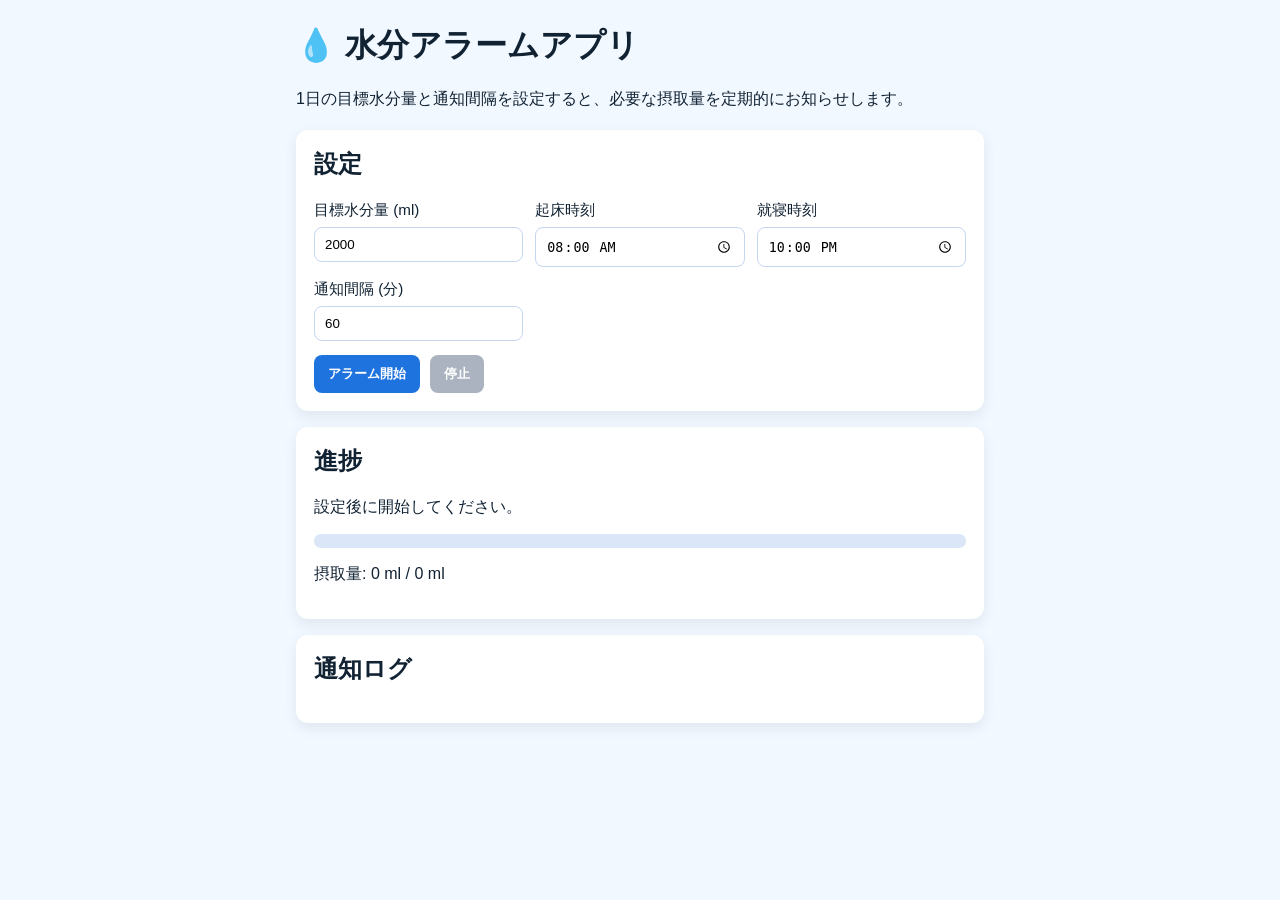
<file: index.html>
<!doctype html>
<html lang="ja">
  <head>
    <meta charset="UTF-8" />
    <meta name="viewport" content="width=device-width, initial-scale=1.0" />
    <title>水分アラームアプリ</title>
    <link rel="stylesheet" href="style.css" />
  </head>
  <body>
    <main class="container">
      <h1>💧 水分アラームアプリ</h1>
      <p class="description">
        1日の目標水分量と通知間隔を設定すると、必要な摂取量を定期的にお知らせします。
      </p>

      <section class="card">
        <h2>設定</h2>
        <div class="form-grid">
          <label>
            目標水分量 (ml)
            <input id="targetMl" type="number" min="100" step="50" value="2000" />
          </label>
          <label>
            起床時刻
            <input id="startTime" type="time" value="08:00" />
          </label>
          <label>
            就寝時刻
            <input id="endTime" type="time" value="22:00" />
          </label>
          <label>
            通知間隔 (分)
            <input id="intervalMinutes" type="number" min="10" step="5" value="60" />
          </label>
        </div>

        <div class="actions">
          <button id="startBtn">アラーム開始</button>
          <button id="stopBtn" class="secondary" disabled>停止</button>
        </div>
      </section>

      <section class="card">
        <h2>進捗</h2>
        <p id="planText">設定後に開始してください。</p>
        <div class="progress-track" aria-label="摂取進捗">
          <div id="progressBar" class="progress-fill"></div>
        </div>
        <p id="progressText">摂取量: 0 ml / 0 ml</p>
      </section>

      <section class="card">
        <h2>通知ログ</h2>
        <ul id="logList"></ul>
      </section>
    </main>

    <script src="script.js"></script>
  </body>
</html>
</file>
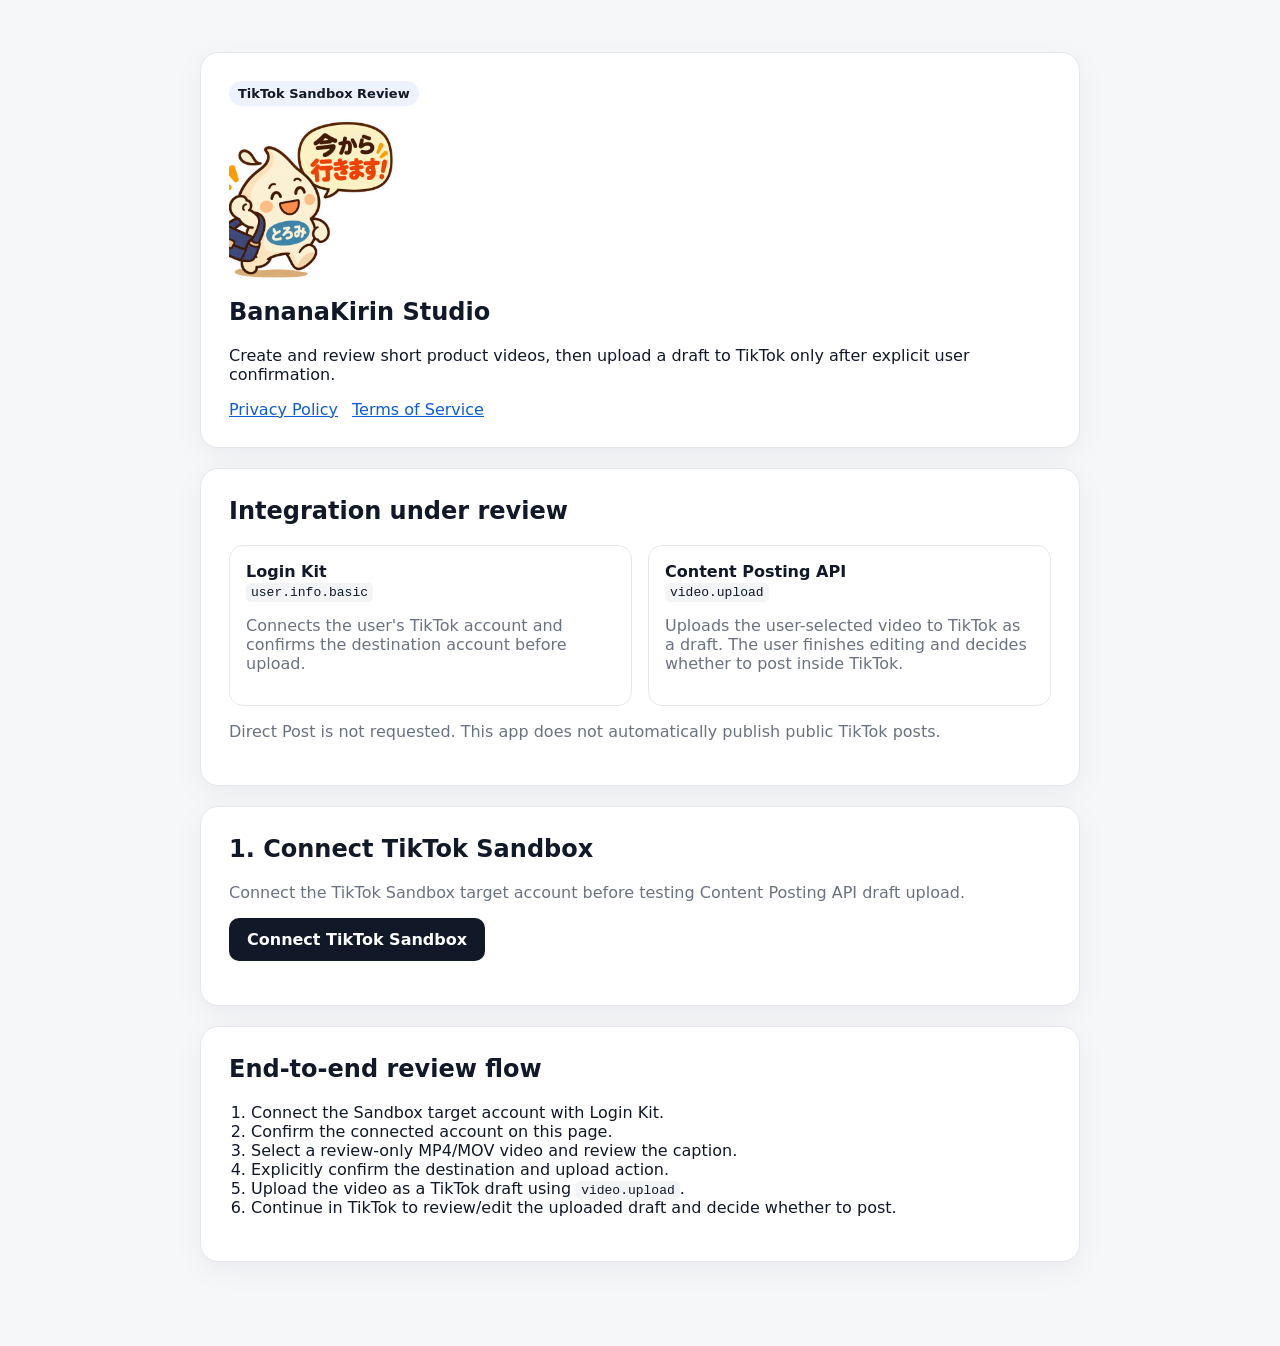
<file: tiktok-review/index.html>
<!doctype html>
<html lang="en">
<head>
  <meta charset="utf-8">
  <meta name="viewport" content="width=device-width,initial-scale=1">
  <title>BananaKirin Studio | TikTok Review</title><link rel="icon" type="image/png" href="brand-icon.png"><link rel="apple-touch-icon" href="brand-icon.png">
  <meta name="description" content="BananaKirin Studio TikTok Sandbox review workflow">
  <style>
    :root{font-family:Inter,system-ui,-apple-system,Segoe UI,sans-serif;color:#111827;background:#f6f7f9}
    *{box-sizing:border-box} body{margin:0}.wrap{max-width:920px;margin:0 auto;padding:32px 20px 64px}
    .card{background:#fff;border:1px solid #e5e7eb;border-radius:18px;padding:28px;margin:20px 0;box-shadow:0 8px 30px rgba(17,24,39,.05)}
    h1,h2{margin-top:0}.muted{color:#6b7280}.ok{background:#ecfdf5;border-color:#a7f3d0}.warn{background:#fff7ed;border-color:#fed7aa}
    .btn,button{display:inline-block;border:0;border-radius:10px;padding:12px 18px;background:#111827;color:#fff;text-decoration:none;font-weight:700;cursor:pointer}
    .btn:focus,button:focus,input:focus{outline:3px solid #bfdbfe;outline-offset:2px}
    label{display:block;margin:16px 0 7px;font-weight:700}input[type=text],input[type=file]{width:100%;padding:12px;border:1px solid #d1d5db;border-radius:10px;background:#fff}
    .check{display:flex;gap:10px;align-items:flex-start;margin:18px 0}.check input{margin-top:5px}.hidden{display:none}
    nav a{margin-right:14px;color:#0f5bd8}.tag{display:inline-block;padding:5px 9px;border-radius:999px;background:#eef2ff;font-size:13px;font-weight:700}
    code{background:#f3f4f6;padding:2px 5px;border-radius:5px}.grid{display:grid;grid-template-columns:1fr 1fr;gap:16px}.item{border:1px solid #e5e7eb;border-radius:14px;padding:16px}
    ol{padding-left:22px}@media(max-width:700px){.grid{grid-template-columns:1fr}}
  </style>
</head>
<body>
<main class="wrap">
  <section class="card">
    <span class="tag">TikTok Sandbox Review</span>
    <img src="brand-icon.png" alt="BananaKirin Studio app icon — とろみちゃん" width="164" height="164" style="display:block;max-width:100%;height:auto;margin:12px 0 16px;object-fit:contain" loading="eager">
    <h1>BananaKirin Studio</h1>
    <p>Create and review short product videos, then upload a draft to TikTok only after explicit user confirmation.</p>
    <nav><a href="privacy.html">Privacy Policy</a><a href="terms.html">Terms of Service</a></nav>
  </section>

  <section class="card">
    <h2>Integration under review</h2>
    <div class="grid">
      <div class="item"><strong>Login Kit</strong><br><code>user.info.basic</code><p class="muted">Connects the user's TikTok account and confirms the destination account before upload.</p></div>
      <div class="item"><strong>Content Posting API</strong><br><code>video.upload</code><p class="muted">Uploads the user-selected video to TikTok as a draft. The user finishes editing and decides whether to post inside TikTok.</p></div>
    </div>
    <p class="muted">Direct Post is not requested. This app does not automatically publish public TikTok posts.</p>
  </section>

  <section id="status" class="card">
    <h2>1. Connect TikTok Sandbox</h2>
    <p id="statusText" class="muted">Connect the TikTok Sandbox target account before testing Content Posting API draft upload.</p>
    <p><a class="btn" href="https://ezgxtwkgnxuohafiupme.supabase.co/functions/v1/bananakirin-studio/connect">Connect TikTok Sandbox</a></p>
  </section>

  <section id="postCard" class="card hidden">
    <h2>2. Content Posting API draft upload test</h2>
    <p>This review flow demonstrates <code>video.upload</code>. The user selects the video, reviews the caption and explicitly confirms before the draft is sent to TikTok.</p>
    <form method="post" enctype="multipart/form-data" action="https://ezgxtwkgnxuohafiupme.supabase.co/functions/v1/bananakirin-studio/post-test">
      <input type="hidden" name="return_to" value="https://yutaro1016-ops.github.io/-/tiktok-review/">
      <input id="actionToken" type="hidden" name="action_token" value="">
      <input type="hidden" name="mode" value="draft">
      <label for="video">Video file (MP4/MOV)</label>
      <input id="video" type="file" name="video" accept="video/mp4,video/quicktime" required>
      <label for="title">Caption</label>
      <input id="title" type="text" name="title" value="BananaKirin Studio Sandbox Review Test" maxlength="150" required>
      <label class="check"><input type="checkbox" name="confirm" value="yes" required><span>I reviewed the selected video, caption and destination and explicitly confirm this Sandbox draft upload.</span></label>
      <button type="submit">Upload draft to TikTok Sandbox</button>
    </form>
    <p class="muted">This page does not perform automatic public posting. After upload, the user continues the editing/posting flow inside TikTok.</p>
  </section>

  <section class="card">
    <h2>End-to-end review flow</h2>
    <ol>
      <li>Connect the Sandbox target account with Login Kit.</li>
      <li>Confirm the connected account on this page.</li>
      <li>Select a review-only MP4/MOV video and review the caption.</li>
      <li>Explicitly confirm the destination and upload action.</li>
      <li>Upload the video as a TikTok draft using <code>video.upload</code>.</li>
      <li>Continue in TikTok to review/edit the uploaded draft and decide whether to post.</li>
    </ol>
  </section>

  <section id="resultCard" class="card hidden"><h2>Result</h2><p id="resultText"></p></section>
</main>
<script>
(() => {
  const q = new URLSearchParams(location.search);
  const connected = q.get('connected') === '1';
  const account = q.get('account') || '';
  const token = q.get('action_token') || '';
  const status = document.getElementById('status');
  const statusText = document.getElementById('statusText');
  const postCard = document.getElementById('postCard');
  const actionToken = document.getElementById('actionToken');
  if (connected && token) {
    status.classList.add('ok');
    statusText.innerHTML = '<strong>Connected account:</strong> ' + esc(account) + '<br><strong>user.info.basic:</strong> OK<br><strong>Content Posting API draft upload:</strong> ready';
    postCard.classList.remove('hidden');
    actionToken.value = token;
  }
  const sent = q.get('sent');
  const error = q.get('error');
  if (sent === '1' || error) {
    const card = document.getElementById('resultCard');
    const text = document.getElementById('resultText');
    card.classList.remove('hidden');
    if (sent === '1') {
      card.classList.add('ok');
      text.textContent = 'TikTok accepted the Sandbox draft upload. Publish ID: ' + (q.get('publish_id') || 'not returned') + '. Continue in TikTok to review/edit the uploaded draft.';
    } else {
      card.classList.add('warn');
      text.textContent = 'Draft upload failed: ' + error + (q.get('message') ? ' — ' + q.get('message') : '');
    }
  }
  function esc(s){const d=document.createElement('div');d.textContent=s;return d.innerHTML;}
})();
</script>
</body>
</html>
</file>
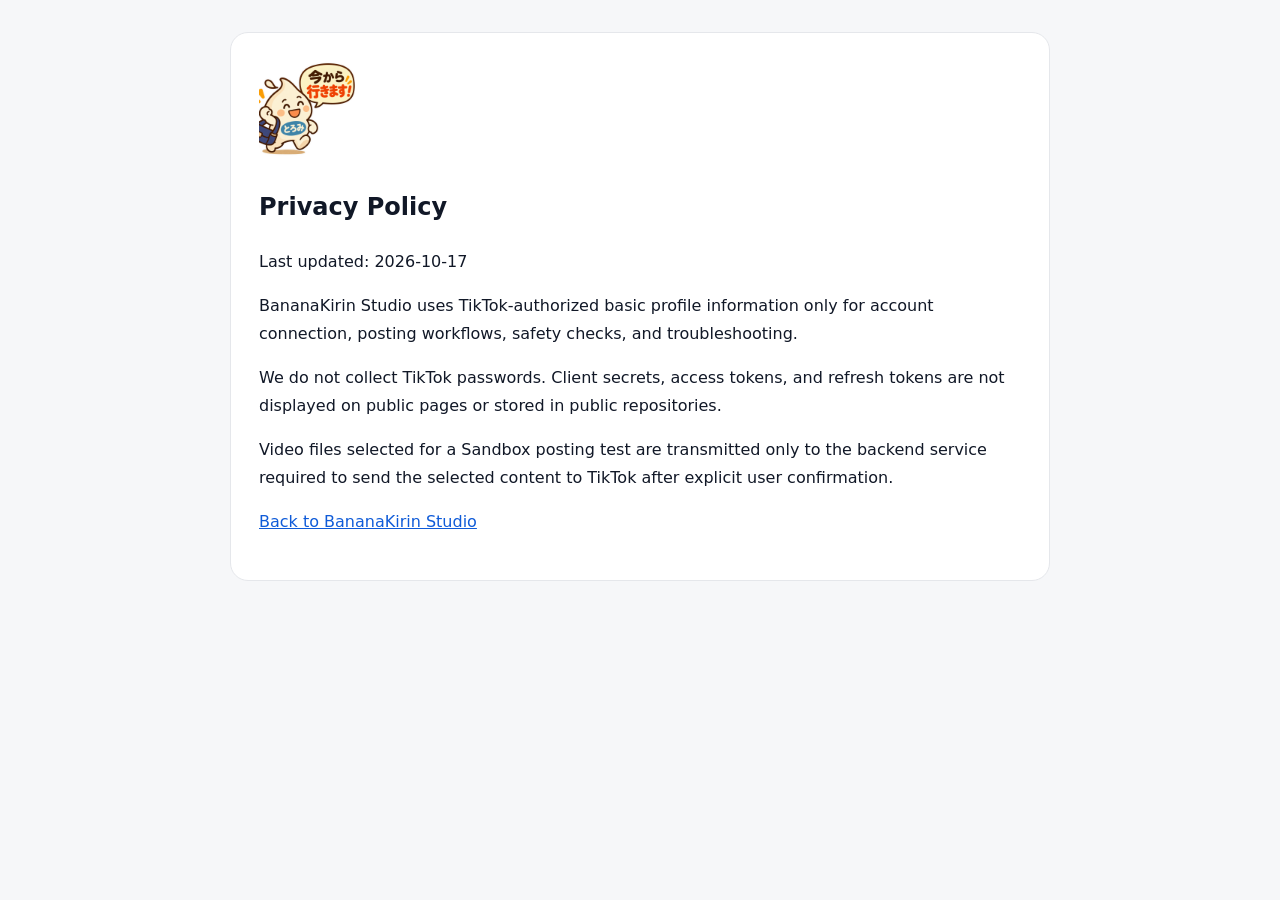
<file: tiktok-review/privacy.html>
<!doctype html><html lang="en"><head><meta charset="utf-8"><meta name="viewport" content="width=device-width,initial-scale=1"><title>Privacy Policy | BananaKirin Studio</title><link rel="icon" type="image/png" href="brand-icon.png"><link rel="apple-touch-icon" href="brand-icon.png"><style>body{font-family:system-ui,-apple-system,Segoe UI,sans-serif;margin:0;background:#f6f7f9;color:#111827}.wrap{max-width:820px;margin:auto;padding:32px 20px}.card{background:#fff;border:1px solid #e5e7eb;border-radius:18px;padding:28px;line-height:1.75}a{color:#0f5bd8}</style></head><body><main class="wrap"><article class="card"><img src="brand-icon.png" width="96" height="96" alt="BananaKirin Studio app icon" style="object-fit:contain"><h1>Privacy Policy</h1><p>Last updated: 2026-10-17</p><p>BananaKirin Studio uses TikTok-authorized basic profile information only for account connection, posting workflows, safety checks, and troubleshooting.</p><p>We do not collect TikTok passwords. Client secrets, access tokens, and refresh tokens are not displayed on public pages or stored in public repositories.</p><p>Video files selected for a Sandbox posting test are transmitted only to the backend service required to send the selected content to TikTok after explicit user confirmation.</p><p><a href="./">Back to BananaKirin Studio</a></p></article></main></body></html>
</file>
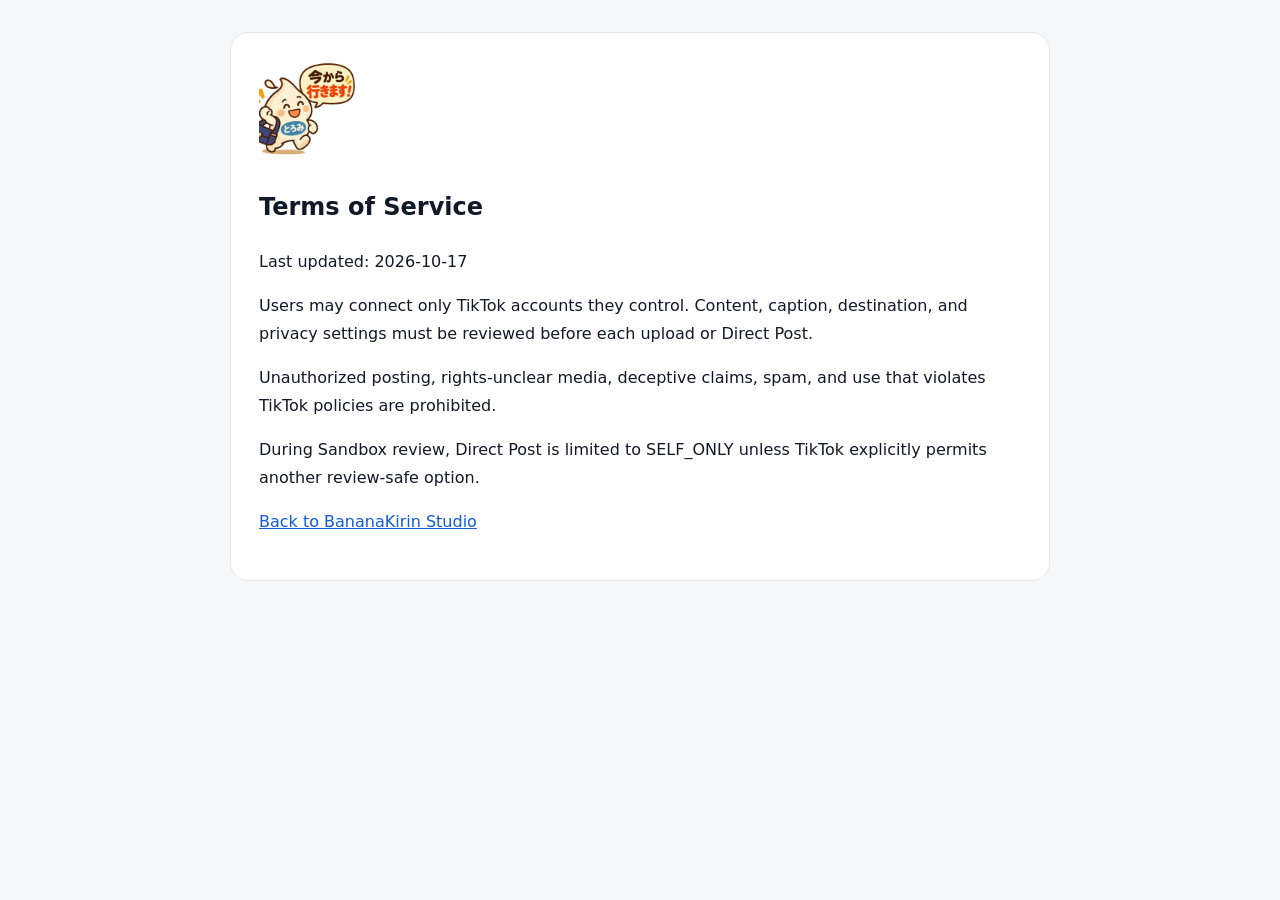
<file: tiktok-review/terms.html>
<!doctype html><html lang="en"><head><meta charset="utf-8"><meta name="viewport" content="width=device-width,initial-scale=1"><title>Terms of Service | BananaKirin Studio</title><link rel="icon" type="image/png" href="brand-icon.png"><link rel="apple-touch-icon" href="brand-icon.png"><style>body{font-family:system-ui,-apple-system,Segoe UI,sans-serif;margin:0;background:#f6f7f9;color:#111827}.wrap{max-width:820px;margin:auto;padding:32px 20px}.card{background:#fff;border:1px solid #e5e7eb;border-radius:18px;padding:28px;line-height:1.75}a{color:#0f5bd8}</style></head><body><main class="wrap"><article class="card"><img src="brand-icon.png" width="96" height="96" alt="BananaKirin Studio app icon" style="object-fit:contain"><h1>Terms of Service</h1><p>Last updated: 2026-10-17</p><p>Users may connect only TikTok accounts they control. Content, caption, destination, and privacy settings must be reviewed before each upload or Direct Post.</p><p>Unauthorized posting, rights-unclear media, deceptive claims, spam, and use that violates TikTok policies are prohibited.</p><p>During Sandbox review, Direct Post is limited to SELF_ONLY unless TikTok explicitly permits another review-safe option.</p><p><a href="./">Back to BananaKirin Studio</a></p></article></main></body></html>
</file>
<file: style.css>
:root {
  font-family: "Hiragino Kaku Gothic ProN", "Yu Gothic", sans-serif;
  color: #123;
  background: #f2f8ff;
}

* {
  box-sizing: border-box;
}

body {
  margin: 0;
}

.container {
  max-width: 720px;
  margin: 0 auto;
  padding: 24px 16px 36px;
}

h1,
h2 {
  margin-top: 0;
}

.description {
  margin-bottom: 20px;
}

.card {
  background: #fff;
  border-radius: 12px;
  padding: 18px;
  box-shadow: 0 5px 14px rgba(0, 0, 0, 0.08);
  margin-bottom: 16px;
}

.form-grid {
  display: grid;
  grid-template-columns: repeat(auto-fit, minmax(180px, 1fr));
  gap: 12px;
}

label {
  display: flex;
  flex-direction: column;
  gap: 6px;
  font-size: 0.95rem;
}

input {
  padding: 9px 10px;
  border: 1px solid #c5d6ef;
  border-radius: 8px;
}

.actions {
  display: flex;
  gap: 10px;
  margin-top: 14px;
}

button {
  border: none;
  border-radius: 8px;
  padding: 10px 14px;
  cursor: pointer;
  color: #fff;
  background: #1e73df;
  font-weight: 600;
}

button.secondary {
  background: #738296;
}

button:disabled {
  opacity: 0.6;
  cursor: not-allowed;
}

.progress-track {
  width: 100%;
  height: 14px;
  border-radius: 8px;
  background: #dbe7f9;
  overflow: hidden;
}

.progress-fill {
  width: 0;
  height: 100%;
  background: linear-gradient(90deg, #4a9dff, #2f65ca);
  transition: width 0.25s ease;
}

#logList {
  margin: 0;
  padding-left: 18px;
  max-height: 200px;
  overflow: auto;
}

#logList li {
  margin-bottom: 6px;
}
</file>
